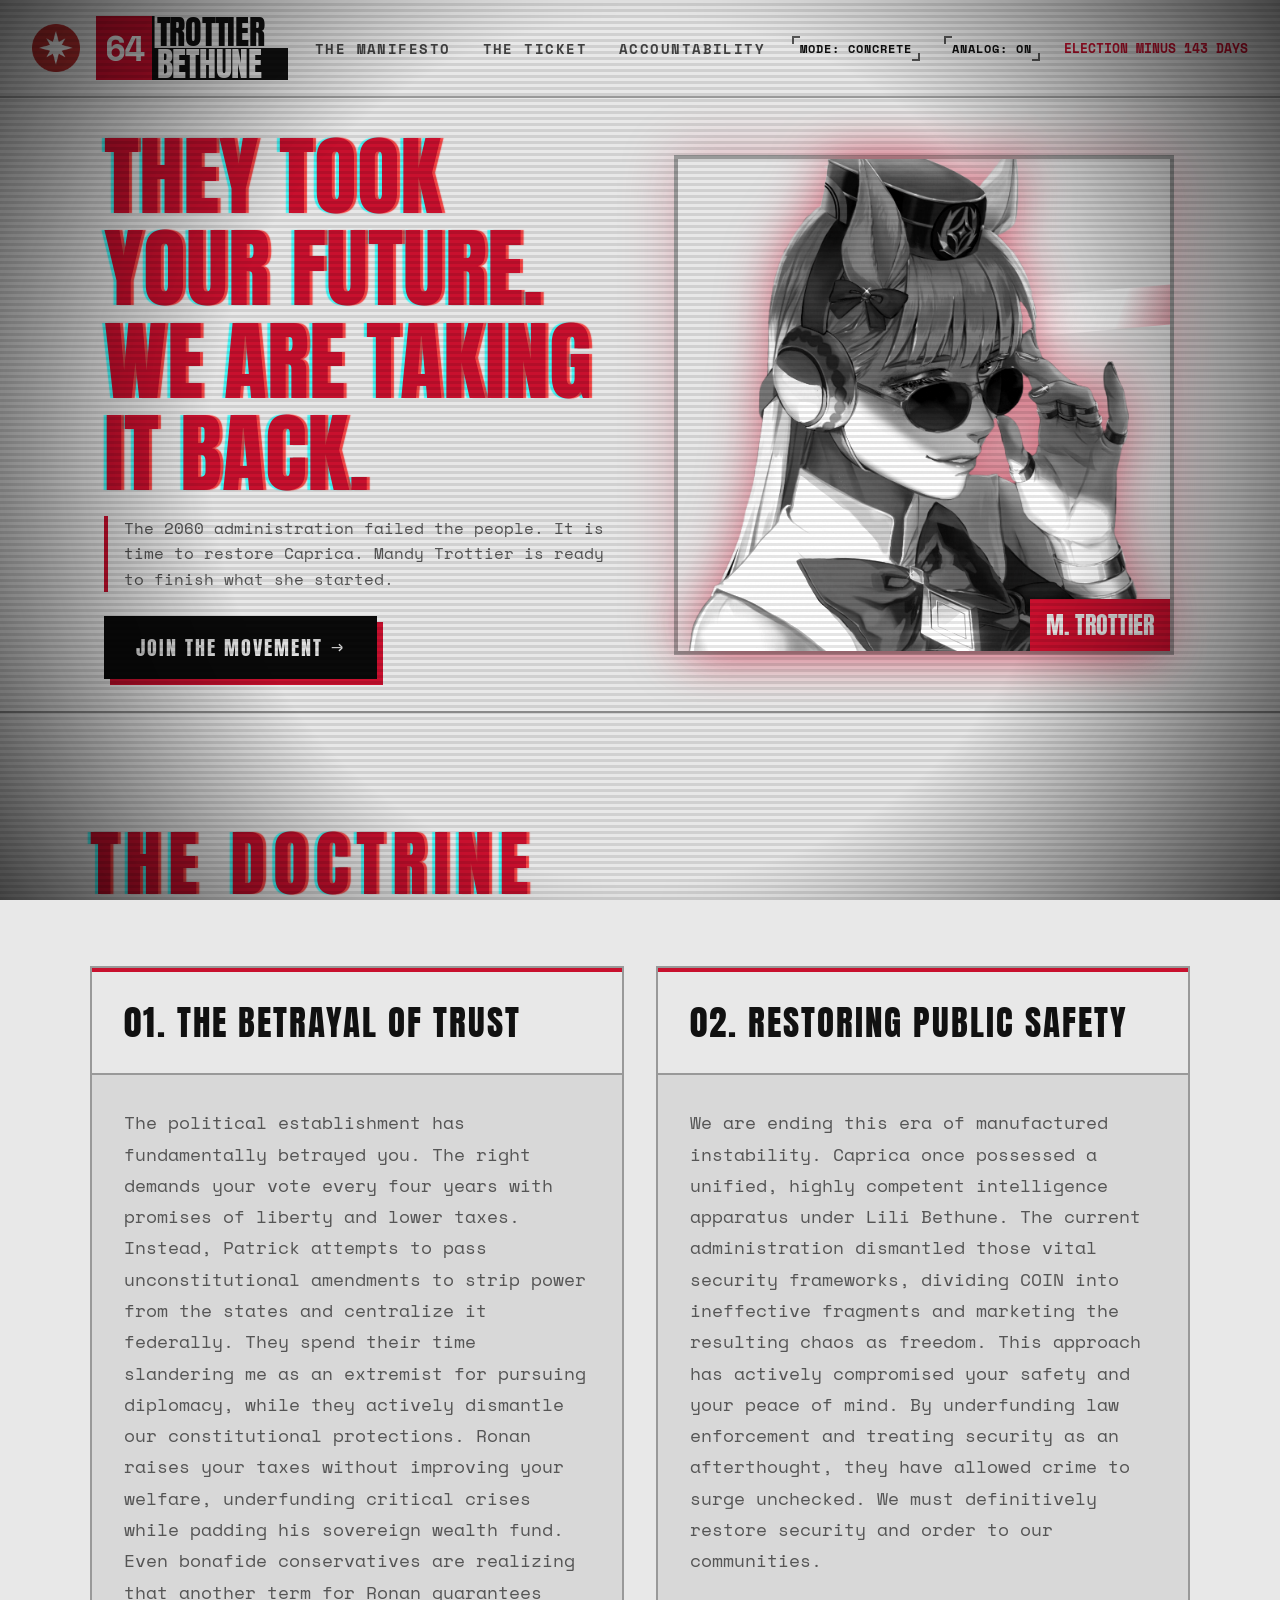
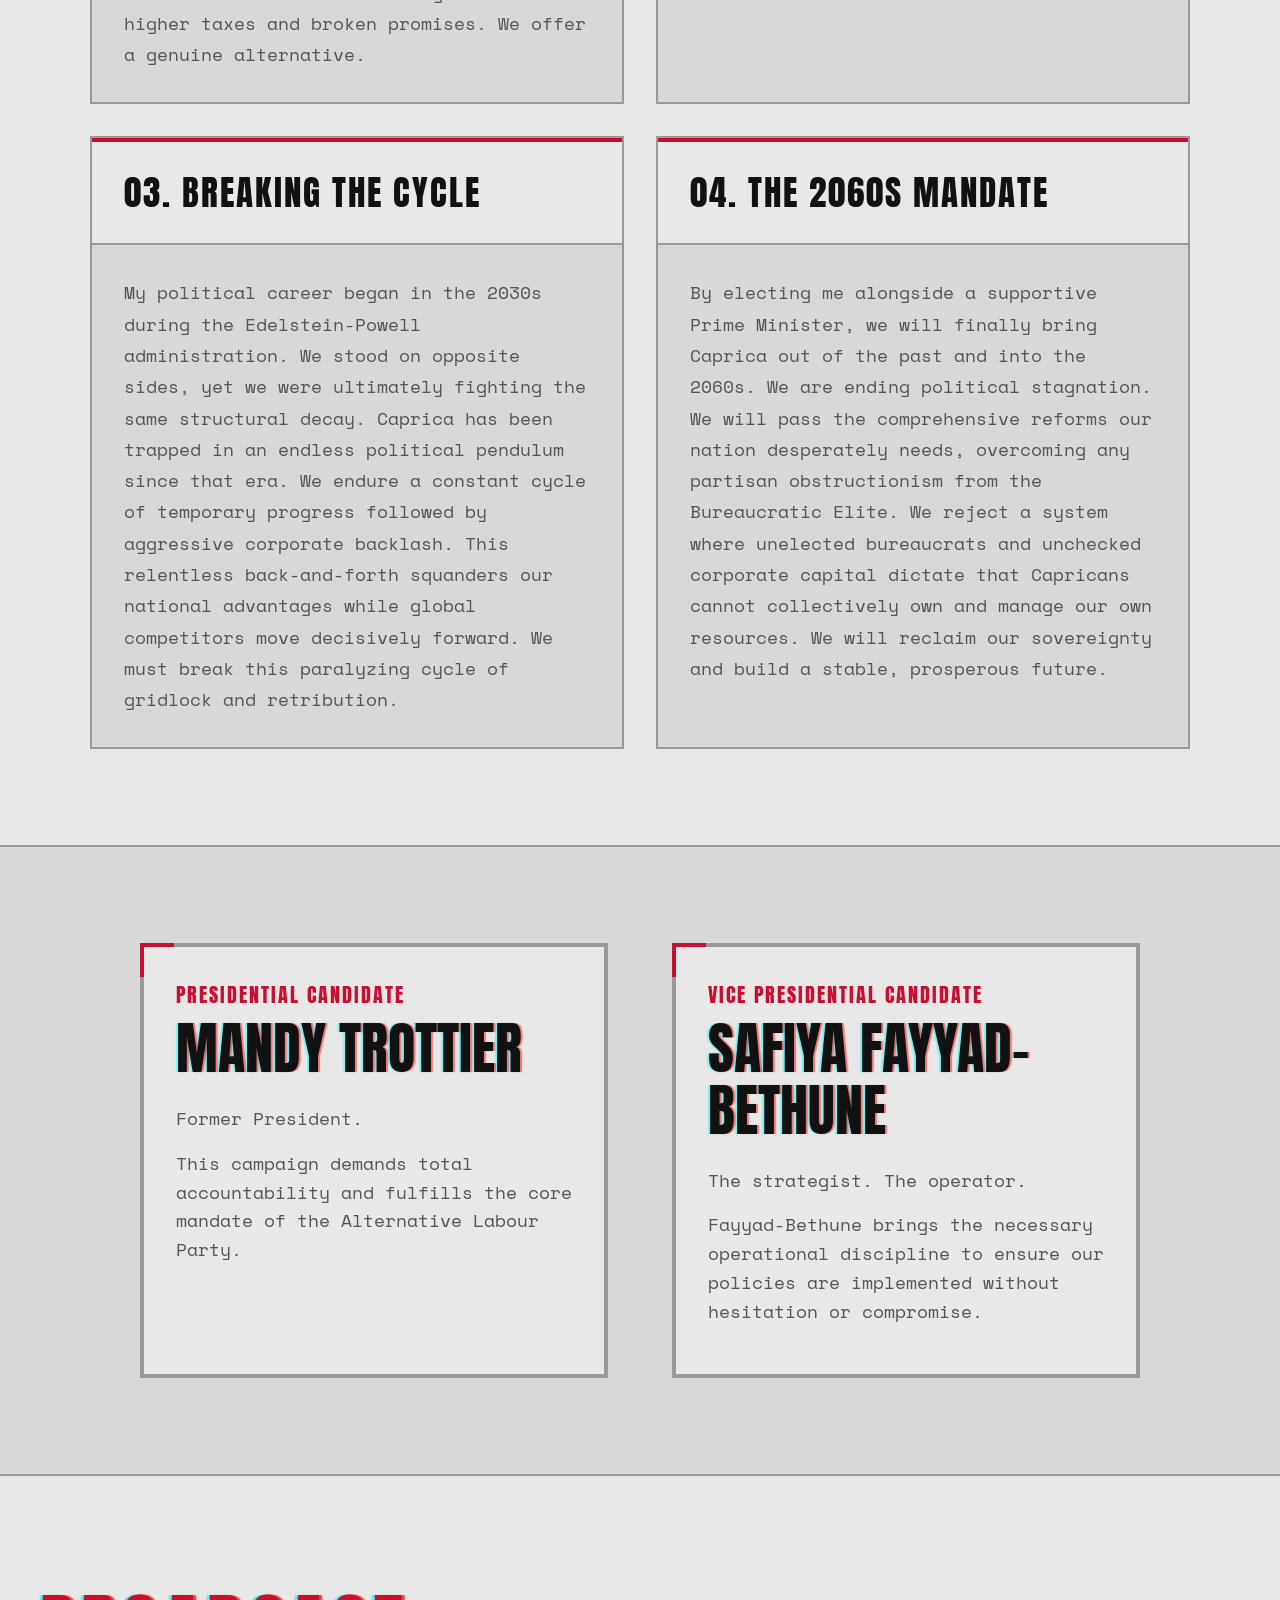
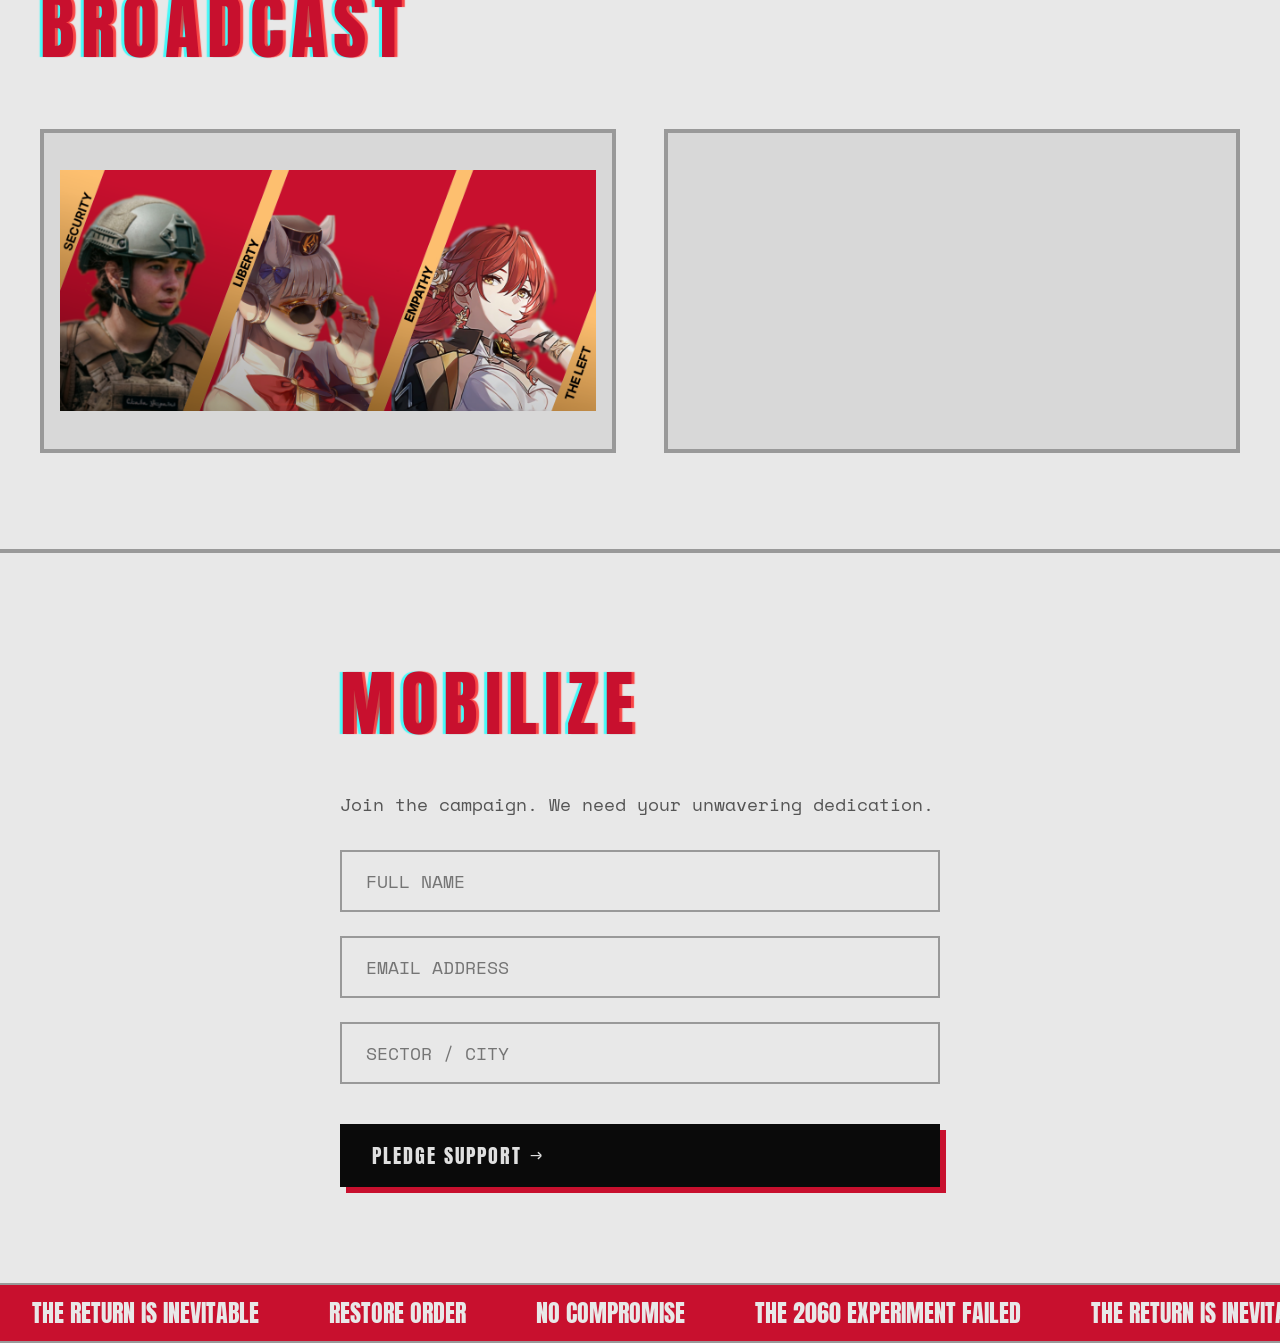
<file: index.html>
<!DOCTYPE html>
<html lang="en" data-theme="light">
<head>
    <meta charset="UTF-8">
    <meta name="viewport" content="width=device-width, initial-scale=1.0">
    <title>Trottier / Fayyad-Bethune '64</title>
    <meta name="description" content="The official 2064 presidential campaign website for Mandy Trottier and Safiya Fayyad-Bethune. The return is inevitable.">
    <link rel="stylesheet" href="index.css?v=6.0">
    <link rel="preconnect" href="https://fonts.googleapis.com">
    <link rel="preconnect" href="https://fonts.gstatic.com" crossorigin>
    <link href="https://fonts.googleapis.com/css2?family=Anton&family=Space+Mono:ital,wght@0,400;0,700;1,400&display=swap" rel="stylesheet">
</head>
<body data-crt="true">
    <div class="scanlines"></div>
    <div class="crt-overlay"></div>

    <header class="site-header">
        <div class="logo-container">
            <img src="ALPLogo.png" alt="Alternative Labour Party Logo" class="party-logo">
            <svg xmlns="http://www.w3.org/2000/svg" viewBox="0 0 1200 400" width="100%" height="100%" class="campaign-wordmark" aria-label="Trottier Bethune '64 Logo">
                <defs>
                    <style>
                        .brutal-title { font-family: 'Anton', sans-serif; font-size: 210px; text-transform: uppercase; letter-spacing: -2px; fill: var(--text-light); }
                        .brutal-subtitle { font-family: 'Anton', sans-serif; font-size: 210px; text-transform: uppercase; letter-spacing: -2px; fill: var(--obsidian); }
                        .brutal-year { font-family: 'Space Mono', monospace; font-size: 220px; font-weight: bold; letter-spacing: -12px; fill: var(--obsidian); }
                        .logo-crimson { fill: var(--crimson); }
                        .logo-bg { fill: var(--text-light); }
                    </style>
                </defs>

                <!-- Massive red block on the left -->
                <rect x="0" y="0" width="350" height="400" class="logo-crimson" />
                
                <!-- White/Black background block for the subtitle to create stark contrast -->
                <rect x="350" y="200" width="850" height="200" class="logo-bg" />

                <!-- 64 inside the red block -->
                <text x="175" y="280" class="brutal-year" text-anchor="middle">64</text>

                <!-- TROTTIER in the top half (Dark background of the page shows through, so text needs to be light) -->
                <text x="380" y="190" class="brutal-title" text-anchor="start">TROTTIER</text>

                <!-- BETHUNE in the bottom half (Light background block, so text needs to be dark) -->
                <text x="380" y="390" class="brutal-subtitle" text-anchor="start">BETHUNE</text>

                <!-- Vertical harsh separator line -->
                <rect x="350" y="0" width="16" height="400" fill="var(--text-light)" />
            </svg>
        </div>
        <nav class="main-nav">
            <a href="#manifesto">THE MANIFESTO</a>
            <a href="#ticket">THE TICKET</a>
            <a href="#mobilize">ACCOUNTABILITY</a>
        </nav>
        <div class="header-right">
            <button id="themeToggle" class="btn-secondary">MODE: CONCRETE</button>
            <button id="analogToggle" class="btn-secondary">ANALOG: ON</button>
            <div class="countdown pulse">
                ELECTION MINUS 143 DAYS
            </div>
        </div>
    </header>

    <main class="hero">
        <div class="hero-content">
            <h1 class="ray-text">
                THEY TOOK YOUR FUTURE.<br>
                WE ARE TAKING IT BACK.
            </h1>
            <p class="manifesto-intro">
                The 2060 administration failed the people. It is time to restore Caprica. Mandy Trottier is ready to finish what she started.
            </p>
            <button class="btn-primary">JOIN THE MOVEMENT <span style="font-family:var(--font-mono)">→</span></button>
        </div>
        <div class="hero-visual">
            <div class="portrait-container">
                <img src="mandyfuckingtrottier-nobg.png" alt="Mandy Trottier Candidate Portrait" class="candidate-image">
                <div class="sunglass-ray"></div>
                <div class="nametag">M. TROTTIER</div>
            </div>
        </div>
    </main>

    <section id="manifesto" class="section-manifesto">
        <div class="manifesto-content">
            <h2 class="section-title">THE DOCTRINE</h2>
            <div class="doctrine-grid">
                <div class="doctrine-item">
                    <div class="doctrine-header">01. THE BETRAYAL OF TRUST</div>
                    <div class="doctrine-body">
                        The political establishment has fundamentally betrayed you. The right demands your vote every four years with promises of liberty and lower taxes. Instead, Patrick attempts to pass unconstitutional amendments to strip power from the states and centralize it federally. They spend their time slandering me as an extremist for pursuing diplomacy, while they actively dismantle our constitutional protections. Ronan raises your taxes without improving your welfare, underfunding critical crises while padding his sovereign wealth fund. Even bonafide conservatives are realizing that another term for Ronan guarantees higher taxes and broken promises. We offer a genuine alternative.
                    </div>
                </div>
                <div class="doctrine-item">
                    <div class="doctrine-header">02. RESTORING PUBLIC SAFETY</div>
                    <div class="doctrine-body">
                        We are ending this era of manufactured instability. Caprica once possessed a unified, highly competent intelligence apparatus under Lili Bethune. The current administration dismantled those vital security frameworks, dividing COIN into ineffective fragments and marketing the resulting chaos as freedom. This approach has actively compromised your safety and your peace of mind. By underfunding law enforcement and treating security as an afterthought, they have allowed crime to surge unchecked. We must definitively restore security and order to our communities.
                    </div>
                </div>
                <div class="doctrine-item">
                    <div class="doctrine-header">03. BREAKING THE CYCLE</div>
                    <div class="doctrine-body">
                        My political career began in the 2030s during the Edelstein-Powell administration. We stood on opposite sides, yet we were ultimately fighting the same structural decay. Caprica has been trapped in an endless political pendulum since that era. We endure a constant cycle of temporary progress followed by aggressive corporate backlash. This relentless back-and-forth squanders our national advantages while global competitors move decisively forward. We must break this paralyzing cycle of gridlock and retribution.
                    </div>
                </div>
                <div class="doctrine-item">
                    <div class="doctrine-header">04. THE 2060s MANDATE</div>
                    <div class="doctrine-body">
                        By electing me alongside a supportive Prime Minister, we will finally bring Caprica out of the past and into the 2060s. We are ending political stagnation. We will pass the comprehensive reforms our nation desperately needs, overcoming any partisan obstructionism from the Bureaucratic Elite. We reject a system where unelected bureaucrats and unchecked corporate capital dictate that Capricans cannot collectively own and manage our own resources. We will reclaim our sovereignty and build a stable, prosperous future.
                    </div>
                </div>
            </div>
        </div>
    </section>

    <section id="ticket" class="section-ticket">
        <div class="ticket-container">
            <div class="dossier">
            <div class="dossier-header">PRESIDENTIAL CANDIDATE</div>
            <div class="dossier-name">MANDY TROTTIER</div>
            <div class="dossier-body">
                <p>Former President.</p>
                <p>This campaign demands total accountability and fulfills the core mandate of the Alternative Labour Party.</p>
            </div>
        </div>
        <div class="dossier">
            <div class="dossier-header">VICE PRESIDENTIAL CANDIDATE</div>
            <div class="dossier-name">SAFIYA FAYYAD-BETHUNE</div>
            <div class="dossier-body">
                <p>The strategist. The operator.</p>
                <p>Fayyad-Bethune brings the necessary operational discipline to ensure our policies are implemented without hesitation or compromise.</p>
            </div>
        </div>
        </div>
    </section>

    <section id="broadcast" class="section-broadcast">
        <div class="broadcast-content">
            <h2 class="section-title">BROADCAST</h2>
            <div class="media-grid">
                <div class="media-item">
                    <img src="posterfinal,.png" alt="Official Campaign Poster" class="broadcast-poster">
                </div>
                <div class="media-item">
                    <div class="video-wrapper">
                        <iframe 
                            src="https://www.youtube-nocookie.com/embed/b2wWrvyS3ps" 
                            title="Campaign Broadcast" 
                            frameborder="0" 
                            allow="accelerometer; autoplay; clipboard-write; encrypted-media; gyroscope; picture-in-picture" 
                            allowfullscreen>
                        </iframe>
                    </div>
                </div>
            </div>
        </div>
    </section>

    <section id="mobilize" class="section-mobilize">
        <div class="mobilize-container">
            <h2 class="section-title">MOBILIZE</h2>
            <p class="mobilize-desc">Join the campaign. We need your unwavering dedication.</p>
            <form id="mobilize-form" class="mobilize-form">
                <div class="input-group">
                    <input type="text" id="name" placeholder="FULL NAME" required>
                </div>
                <div class="input-group">
                    <input type="email" id="email" placeholder="EMAIL ADDRESS" required>
                </div>
                <div class="input-group">
                    <input type="text" id="location" placeholder="SECTOR / CITY" required>
                </div>
                <button type="submit" class="btn-primary submit-btn">PLEDGE SUPPORT <span style="font-family:var(--font-mono)">→</span></button>
            </form>
            <div id="form-success" class="form-success" style="display: none;">
                <div class="success-message">INFORMATION RECEIVED.</div>
                <div class="success-sub">WE WILL BE IN TOUCH.</div>
            </div>
        </div>
    </section>

    <div class="ticker-wrap">
        <div class="ticker">
            <span class="ticker-item">THE RETURN IS INEVITABLE</span>
            <span class="ticker-item">RESTORE ORDER</span>
            <span class="ticker-item">NO COMPROMISE</span>
            <span class="ticker-item">THE 2060 EXPERIMENT FAILED</span>
            <span class="ticker-item">THE RETURN IS INEVITABLE</span>
            <span class="ticker-item">RESTORE ORDER</span>
            <span class="ticker-item">NO COMPROMISE</span>
            <span class="ticker-item">THE 2060 EXPERIMENT FAILED</span>
        </div>
    </div>

    <script>
        document.getElementById('mobilize-form').addEventListener('submit', function(e) {
            e.preventDefault();
            // Hide form and show success message
            this.style.display = 'none';
            document.getElementById('form-success').style.display = 'block';
        });
        
        // Theme Toggle Logic
        const themeBtn = document.getElementById('themeToggle');
        const currentTheme = localStorage.getItem('theme');

        if (currentTheme === 'dark') {
            document.documentElement.removeAttribute('data-theme');
            themeBtn.textContent = 'MODE: OBSIDIAN';
        } else {
            // Default to light
            document.documentElement.setAttribute('data-theme', 'light');
            themeBtn.textContent = 'MODE: CONCRETE';
        }

        themeBtn.addEventListener('click', () => {
            if (document.documentElement.getAttribute('data-theme') === 'light') {
                document.documentElement.removeAttribute('data-theme');
                localStorage.setItem('theme', 'dark');
                themeBtn.textContent = 'MODE: OBSIDIAN';
            } else {
                document.documentElement.setAttribute('data-theme', 'light');
                localStorage.setItem('theme', 'light');
                themeBtn.textContent = 'MODE: CONCRETE';
            }
        });

        // Analog Toggle Logic
        const analogBtn = document.getElementById('analogToggle');
        const currentAnalog = localStorage.getItem('analog');

        if (currentAnalog === 'false') {
            document.body.setAttribute('data-crt', 'false');
            analogBtn.textContent = 'ANALOG: OFF';
        } else {
            // Default to true
            document.body.setAttribute('data-crt', 'true');
            analogBtn.textContent = 'ANALOG: ON';
        }

        analogBtn.addEventListener('click', () => {
            const isCrt = document.body.getAttribute('data-crt') === 'true';
            if (isCrt) {
                document.body.setAttribute('data-crt', 'false');
                localStorage.setItem('analog', 'false');
                analogBtn.textContent = 'ANALOG: OFF';
            } else {
                document.body.setAttribute('data-crt', 'true');
                localStorage.setItem('analog', 'true');
                analogBtn.textContent = 'ANALOG: ON';
            }
        });

        // Smooth scrolling for navigation links
        document.querySelectorAll('a[href^="#"]').forEach(anchor => {
            anchor.addEventListener('click', function (e) {
                e.preventDefault();
                document.querySelector(this.getAttribute('href')).scrollIntoView({
                    behavior: 'smooth'
                });
            });
        });
    </script>
</body>
</html>
</file>
<file: index.css>
:root {
    --obsidian: #0a0a0a;
    --crimson: #C8102E;
    --steel: #2a2a2a;
    --text-light: #e0e0e0;
    --ticket-bg: #111111;
    --text-muted: #aaaaaa;
    --nav-link: #888888;
    --ray-flash: #ffffff;
    --scanline-color: rgba(255, 255, 255, 0.09);
    --crt-scanline-size: 12px;

    /* Radical Button System */
    --btn-primary-bg: #e8e8e8; /* Concrete color on Obsidian mode */
    --btn-primary-text: #111111;
    --btn-primary-shadow: var(--crimson);
    
    --btn-secondary-bracket: var(--steel);
    --btn-secondary-bg-hover: var(--text-light);
    --btn-secondary-text-hover: #0a0a0a;
    --btn-secondary-text: #e0e0e0;
    
    --font-head: 'Anton', sans-serif;
    --font-mono: 'Space Mono', monospace;
}

[data-theme="light"] {
    --obsidian: #e8e8e8;
    --steel: #999999;
    --text-light: #111111;
    --ticket-bg: #d8d8d8;
    --text-muted: #555555;
    --nav-link: #444444;
    --ray-flash: #111111;
    --scanline-color: rgba(0, 0, 0, 0.1);
    --crt-scanline-size: 6px;

    /* Radical Button System (Light) */
    --btn-primary-bg: #0a0a0a; /* Obsidian color on Concrete mode */
    --btn-primary-text: #e0e0e0;
    --btn-primary-shadow: var(--crimson);

    --btn-secondary-bracket: #555555;
    --btn-secondary-bg-hover: #111111;
    --btn-secondary-text-hover: #e8e8e8;
    --btn-secondary-text: #111111;
}

* {
    box-sizing: border-box;
}

body, html {
    margin: 0;
    padding: 0;
    background-color: var(--obsidian);
    color: var(--text-light);
    font-family: var(--font-mono);
    overflow-x: hidden;
    min-height: 100vh;
    display: flex;
    flex-direction: column;
}

/* Scanlines Effect */
.scanlines {
    position: fixed;
    top: 0;
    left: 0;
    width: 100vw;
    height: 100vh;
    background: linear-gradient(
        to bottom,
        rgba(255,255,255,0),
        rgba(255,255,255,0) 50%,
        var(--scanline-color) 50%,
        var(--scanline-color)
    );
    background-size: 100% 4px;
    pointer-events: none;
    z-index: 9999;
}

/* CRT Demo Mode Styles */
[data-crt="true"] .ray-text,
[data-crt="true"] .section-title {
    text-shadow: 2px 0px 1px rgba(255,0,0,0.5), -2px 0px 1px rgba(0,255,255,0.5);
}

[data-crt="true"] .dossier-name {
    text-shadow: 1px 0px 1px rgba(255,0,0,0.4), -1px 0px 1px rgba(0,255,255,0.4);
}

[data-theme="light"] [data-crt="true"] .ray-text,
[data-theme="light"] [data-crt="true"] .section-title {
    text-shadow: 3px 0px 1px rgba(255,0,0,0.7), -3px 0px 1px rgba(0,255,255,0.7);
}

[data-theme="light"] [data-crt="true"] .dossier-name {
    text-shadow: 2px 0px 1px rgba(255,0,0,0.5), -2px 0px 1px rgba(0,255,255,0.5);
}

.crt-overlay {
    position: fixed;
    top: 0;
    left: 0;
    width: 100vw;
    height: 100vh;
    pointer-events: none;
    z-index: 9998;
    display: none;
}

[data-crt="true"] .crt-overlay {
    display: block;
    background: radial-gradient(circle, rgba(0,0,0,0) 55%, rgba(0,0,0,0.7) 100%);
}

[data-crt="true"] .scanlines {
    animation: scanline-roll 4s linear infinite;
    background-size: 100% var(--crt-scanline-size);
}

@keyframes scanline-roll {
    from { background-position: 0 1200px; }
    to { background-position: 0 0; }
}

/* Header */
.site-header {
    display: flex;
    justify-content: space-between;
    align-items: center;
    padding: 1rem 2rem;
    border-bottom: 2px solid var(--steel);
    position: relative;
    z-index: 10;
}

.logo-container {
    display: flex;
    align-items: center;
    gap: 1rem;
}

.party-logo {
    height: 40px;
    width: auto;
}

.campaign-wordmark {
    height: 48px;
    width: auto;
    max-width: 100%;
}

@media (min-width: 768px) {
    .party-logo {
        height: 48px;
    }
    .campaign-wordmark {
        height: 64px;
    }
}

.main-nav {
    display: none;
}

@media (min-width: 768px) {
    .main-nav {
        display: flex;
        gap: 2rem;
    }
}

.main-nav a {
    color: var(--nav-link);
    text-decoration: none;
    font-weight: 700;
    letter-spacing: 0.1em;
    font-size: 0.9rem;
    transition: color 0.2s;
}

.main-nav a:hover {
    color: var(--text-light);
}

.countdown {
    font-size: 0.8rem;
    color: var(--crimson);
    font-weight: bold;
}

.pulse {
    animation: pulse-anim 2s infinite;
}

@keyframes pulse-anim {
    0%, 100% { opacity: 1; }
    50% { opacity: 0.5; }
}

.header-right {
    display: flex;
    flex-direction: column;
    align-items: flex-end;
    gap: 0.5rem;
}

/* Terminal Reticle Button */
.btn-secondary {
    background: transparent;
    color: var(--btn-secondary-text);
    border: none;
    position: relative;
    padding: 0.25rem 0.5rem;
    font-family: var(--font-mono);
    font-size: 0.75rem;
    font-weight: bold;
    cursor: pointer;
    letter-spacing: 1px;
    transition: all 0.2s;
}

.btn-secondary::before,
.btn-secondary::after {
    content: '';
    position: absolute;
    width: 6px;
    height: 6px;
    border: 2px solid var(--btn-secondary-bracket);
    transition: all 0.2s ease-out;
    pointer-events: none;
}

.btn-secondary::before {
    top: 0;
    left: 0;
    border-right: none;
    border-bottom: none;
}

.btn-secondary::after {
    bottom: 0;
    right: 0;
    border-left: none;
    border-top: none;
}

.btn-secondary:hover {
    background-color: var(--btn-secondary-bg-hover);
    color: var(--btn-secondary-text-hover);
}

.btn-secondary:hover::before {
    top: 4px;
    left: 4px;
}

.btn-secondary:hover::after {
    bottom: 4px;
    right: 4px;
}

@media (min-width: 768px) {
    .header-right {
        flex-direction: row;
        align-items: center;
        gap: 1.5rem;
    }
}

/* Hero Section */
.hero {
    flex-grow: 1;
    display: flex;
    flex-direction: column;
    padding: 2rem;
    position: relative;
    z-index: 10;
    max-width: 1200px;
    margin: 0 auto;
    width: 100%;
}

@media (min-width: 768px) {
    .hero {
        flex-direction: row;
        align-items: center;
        padding: 2rem 4rem;
    }
}

.hero-content {
    flex: 1;
    display: flex;
    flex-direction: column;
    justify-content: center;
    margin-bottom: 3rem;
}

.hero .btn-primary {
    align-self: flex-start;
}

@media (min-width: 768px) {
    .hero-content {
        padding-right: 4rem;
        margin-bottom: 0;
    }
}

@keyframes sweep {
    0% { background-position: 200% center; }
    100% { background-position: -200% center; }
}

.ray-text {
    font-family: var(--font-head);
    font-weight: normal;
    text-transform: uppercase;
    line-height: 1.05;
    font-size: 3rem;
    margin: 0 0 1rem 0;
    color: var(--crimson);
}

@media (min-width: 768px) {
    .ray-text {
        font-size: 4.5rem;
    }
}
@media (min-width: 1024px) {
    .ray-text {
        font-size: 5.5rem;
    }
}

.manifesto-intro {
    color: var(--text-muted);
    font-size: 1rem;
    line-height: 1.6;
    max-width: 500px;
    margin: 0 0 1.5rem 0;
    border-left: 4px solid var(--crimson);
    padding-left: 1rem;
}

/* Industrial Switch Button */
.btn-primary {
    background-color: var(--btn-primary-bg);
    color: var(--btn-primary-text);
    font-family: var(--font-head);
    text-transform: uppercase;
    letter-spacing: 2px;
    border: none;
    padding: 1rem 2rem;
    font-size: 1.25rem;
    cursor: pointer;
    transition: all 0.1s ease-out;
    box-shadow: 6px 6px 0px var(--btn-primary-shadow);
    display: inline-flex;
    align-items: center;
    gap: 0.5rem;
    position: relative;
}

.btn-primary:hover,
.btn-primary:active {
    transform: translate(6px, 6px);
    box-shadow: 0px 0px 0px var(--btn-primary-shadow);
}

/* Portrait Visual */
.hero-visual {
    flex: 1;
    display: flex;
    justify-content: center;
    align-items: center;
}

.portrait-container {
    position: relative;
    width: 100%;
    max-width: 500px;
    border: 4px solid var(--steel);
    box-shadow: 0 0 50px rgba(200, 16, 46, 0.25);
}

.candidate-image {
    position: relative;
    z-index: 2;
    width: 100%;
    height: auto;
    display: block;
    filter: grayscale(100%) contrast(120%) drop-shadow(0 0 25px rgba(200, 16, 46, 0.6));
}

.sunglass-ray {
    position: absolute;
    z-index: 1;
    top: 30%;
    left: 0;
    width: 100%;
    height: 40px;
    background: linear-gradient(
        110deg,
        transparent 15%,
        rgba(255, 255, 255, 0) 30%,
        rgba(255, 255, 255, 0.8) 45%,
        rgba(200, 16, 46, 0.6) 55%,
        rgba(255, 255, 255, 0) 70%,
        transparent 85%
    );
    background-size: 200% auto;
    animation: sweep 4s linear infinite;
    pointer-events: none;
    mix-blend-mode: overlay;
    transform: skewY(-5deg);
}

.nametag {
    position: absolute;
    z-index: 3;
    bottom: 0;
    right: 0;
    background-color: var(--crimson);
    color: var(--obsidian);
    font-family: var(--font-head);
    font-size: 1.5rem;
    padding: 0.5rem 1rem;
}

/* General Section Styles */
section {
    padding: 4rem 2rem;
    position: relative;
    z-index: 10;
    border-top: 2px solid var(--steel);
}

.section-title {
    font-family: var(--font-head);
    font-weight: normal;
    font-size: 3rem;
    color: var(--crimson);
    margin: 0 0 2rem 0;
    text-transform: uppercase;
    letter-spacing: 0.1em;
}

@media (min-width: 768px) {
    section {
        padding: 6rem 4rem;
    }
    .section-title {
        font-size: 4.5rem;
    }
}

/* Manifesto Section */
.section-manifesto {
    background-color: var(--obsidian);
    display: flex;
    justify-content: center;
    padding: 6rem 2rem;
}

.manifesto-content {
    max-width: 1100px; /* Increased from 900px to fit the grid nicely */
    width: 100%;
}

.doctrine-grid {
    display: grid;
    grid-template-columns: 1fr;
    gap: 2rem;
    margin-top: 3rem;
}

@media (min-width: 900px) {
    .doctrine-grid {
        grid-template-columns: 1fr 1fr;
    }
}

.doctrine-item {
    border: 2px solid var(--steel);
    background-color: var(--ticket-bg);
    display: flex;
    flex-direction: column;
    transition: transform 0.1s ease-out, box-shadow 0.1s ease-out, border-color 0.1s ease-out;
}

.doctrine-item:hover {
    transform: translate(-8px, -8px);
    box-shadow: 8px 8px 0 var(--crimson);
    border-color: var(--crimson);
    cursor: crosshair;
}

.doctrine-header {
    background-color: var(--obsidian);
    color: var(--text-light);
    font-family: var(--font-head);
    font-size: 2.2rem;
    padding: 1.5rem 2rem;
    text-transform: uppercase;
    letter-spacing: 2px;
    border-top: 4px solid var(--crimson);
    border-bottom: 2px solid var(--steel);
    transition: border-top-color 0.1s ease-out;
}

.doctrine-item:hover .doctrine-header {
    border-top-color: var(--text-light);
}

.doctrine-body {
    padding: 2rem;
    font-size: 1.15rem;
    line-height: 1.7;
    color: var(--text-muted);
    font-family: var(--font-mono);
}
/* Ticket Section */
.section-ticket {
    background-color: var(--ticket-bg);
    display: flex;
    justify-content: center;
}

.ticket-container {
    display: flex;
    flex-direction: column;
    gap: 3rem;
    max-width: 1000px;
    width: 100%;
}

@media (min-width: 768px) {
    .ticket-container {
        flex-direction: row;
        gap: 4rem;
    }
}

.dossier {
    flex: 1;
    border: 4px solid var(--steel);
    padding: 2rem;
    position: relative;
    background-color: var(--obsidian);
    transition: transform 0.1s ease-out, box-shadow 0.1s ease-out, border-color 0.1s ease-out;
}

.dossier:hover {
    transform: translate(-8px, -8px);
    box-shadow: 8px 8px 0 var(--crimson);
    border-color: var(--crimson);
    cursor: crosshair;
}

.dossier::before {
    content: '';
    position: absolute;
    top: -4px;
    left: -4px;
    width: 30px;
    height: 30px;
    border-top: 4px solid var(--crimson);
    border-left: 4px solid var(--crimson);
    transition: border-color 0.1s ease-out;
}

.dossier:hover::before {
    border-color: var(--text-light);
}

.dossier-header {
    color: var(--crimson);
    font-family: var(--font-head);
    font-size: 1.25rem;
    margin-bottom: 0.5rem;
    letter-spacing: 2px;
}

.dossier-name {
    font-family: var(--font-head);
    font-size: 2.5rem;
    color: var(--text-light);
    margin-bottom: 1.5rem;
    line-height: 1.1;
    text-transform: uppercase;
}

.dossier-body {
    color: var(--text-muted);
    font-size: 1rem;
    line-height: 1.6;
}

.dossier-body p {
    margin: 0 0 1rem 0;
}

@media (min-width: 768px) {
    .dossier-name {
        font-size: 3.5rem;
    }
    .dossier-body {
        font-size: 1.125rem;
    }
}

/* Broadcast Section */
.section-broadcast {
    background-color: var(--obsidian);
    display: flex;
    justify-content: center;
    padding: 6rem 2rem;
    border-bottom: 2px solid var(--steel);
}

.broadcast-content {
    max-width: 1200px;
    width: 100%;
}

.media-grid {
    display: grid;
    grid-template-columns: 1fr;
    gap: 3rem;
    margin-top: 3rem;
}

@media (min-width: 900px) {
    .media-grid {
        grid-template-columns: 1fr 1fr;
        align-items: center;
    }
}

.media-item {
    border: 4px solid var(--steel);
    background-color: var(--ticket-bg);
    padding: 1rem;
    transition: transform 0.1s ease-out, box-shadow 0.1s ease-out, border-color 0.1s ease-out;
    min-width: 0;
    display: flex;
    justify-content: center;
    align-items: center;
    aspect-ratio: 16 / 9; /* Forces perfectly matched boxes */
}

.media-item:hover {
    transform: translate(-8px, -8px);
    box-shadow: 8px 8px 0 var(--crimson);
    border-color: var(--crimson);
    cursor: crosshair;
}

.broadcast-poster {
    width: 100%;
    height: 100%;
    object-fit: contain;
    display: block;
}

.video-wrapper {
    width: 100%;
    height: 100%;
}

.video-wrapper iframe {
    width: 100%;
    height: 100%;
    display: block;
}

/* Mobilize Section */
.section-mobilize {
    background-color: var(--obsidian);
    display: flex;
    justify-content: center;
}

.mobilize-container {
    max-width: 600px;
    width: 100%;
}

.mobilize-desc {
    color: var(--text-muted);
    font-size: 1.125rem;
    margin: 0 0 2rem 0;
    line-height: 1.6;
}

.mobilize-form {
    display: flex;
    flex-direction: column;
    gap: 1.5rem;
}

.input-group input {
    width: 100%;
    padding: 1rem 1.5rem;
    background-color: transparent;
    border: 2px solid var(--steel);
    color: var(--text-light);
    font-family: var(--font-mono);
    font-size: 1.125rem;
    outline: none;
    transition: border-color 0.2s, background-color 0.2s;
}

.input-group input:focus {
    border-color: var(--crimson);
    background-color: rgba(200, 16, 46, 0.05);
}

.submit-btn {
    margin-top: 1rem;
    width: 100%;
    text-align: center;
}

.form-success {
    border: 4px solid var(--crimson);
    padding: 2rem;
    text-align: center;
    background-color: rgba(200, 16, 46, 0.1);
}

.success-message {
    font-family: var(--font-head);
    font-size: 2.5rem;
    color: var(--crimson);
    margin-bottom: 0.5rem;
}

.success-sub {
    font-family: var(--font-mono);
    color: var(--text-light);
    font-size: 1rem;
    letter-spacing: 2px;
}

/* Ticker */
@keyframes ticker {
    0% { transform: translateX(0); }
    100% { transform: translateX(-50%); }
}

.ticker-wrap {
    width: 100%;
    overflow: hidden;
    background-color: var(--crimson);
    color: var(--obsidian);
    white-space: nowrap;
    border-top: 2px solid var(--steel);
    border-bottom: 2px solid var(--steel);
    position: relative;
    z-index: 10;
    margin-top: auto;
}

.ticker {
    display: inline-block;
    font-family: var(--font-head);
    font-size: 1.5rem;
    padding: 10px 0;
    animation: ticker 15s linear infinite;
}

.ticker-item {
    padding: 0 2rem;
}
</file>
